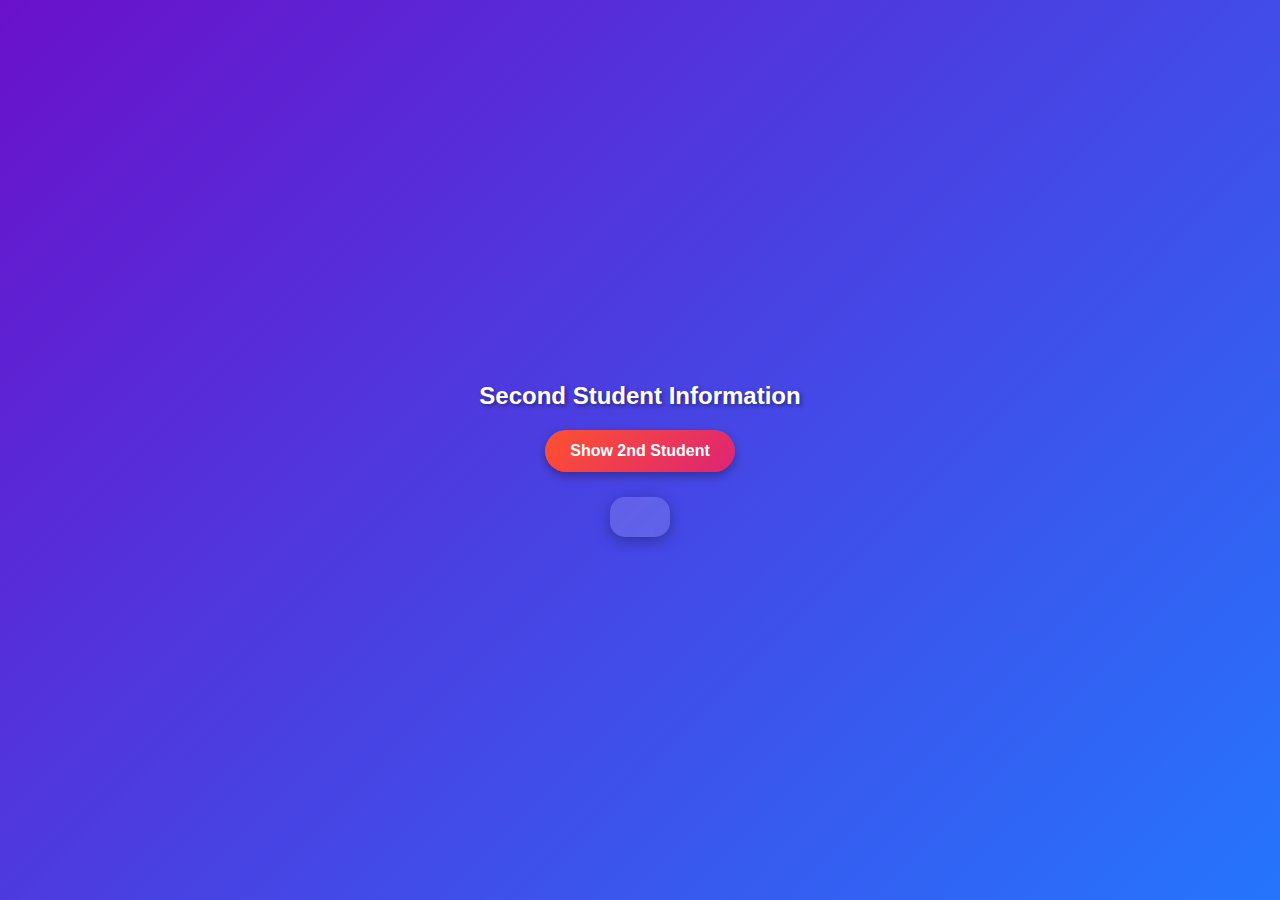
<file: Practical 5/index.html>
<!DOCTYPE html>
<html lang="en">
<head>
  <meta charset="UTF-8">
  <title>Student XML DOM Example</title>
    <link rel="stylesheet" href="style.css">
</head>
<body>
  <h2>Second Student Information</h2>
  <button onclick="showSecondStudent()">Show 2nd Student</button>
  <div id="output"></div>

  <script>
    // XML data (can also be loaded via fetch)
    const xmlString = `
      <students>
          <student>
              <id>1</id>
              <name>Arjun Mehta</name>
              <course>Computer Science</course>
              <email>arjun.mehta@example.com</email>
          </student>
          <student>
              <id>2</id>
              <name>Sneha Reddy</name>
              <course>Electronics</course>
              <email>sneha.reddy@example.com</email>
          </student>
          <student>
              <id>3</id>
              <name>Vikram Singh</name>
              <course>Mechanical</course>
              <email>vikram.singh@example.com</email>
          </student>
      </students>
    `;

    function showSecondStudent() {
      const parser = new DOMParser();
      const xmlDoc = parser.parseFromString(xmlString, "application/xml");
      const students = xmlDoc.getElementsByTagName("student");
      const secondStudent = students[1];

      const id = secondStudent.getElementsByTagName("id")[0].textContent;
      const name = secondStudent.getElementsByTagName("name")[0].textContent;
      const course = secondStudent.getElementsByTagName("course")[0].textContent;
      const email = secondStudent.getElementsByTagName("email")[0].textContent;

      document.getElementById("output").innerHTML = `
        <p><b>ID:</b> ${id}</p>
        <p><b>Name:</b> ${name}</p>
        <p><b>Course:</b> ${course}</p>
        <p><b>Email:</b> ${email}</p>
      `;
    }
  </script>
</body>
</html>
</file>
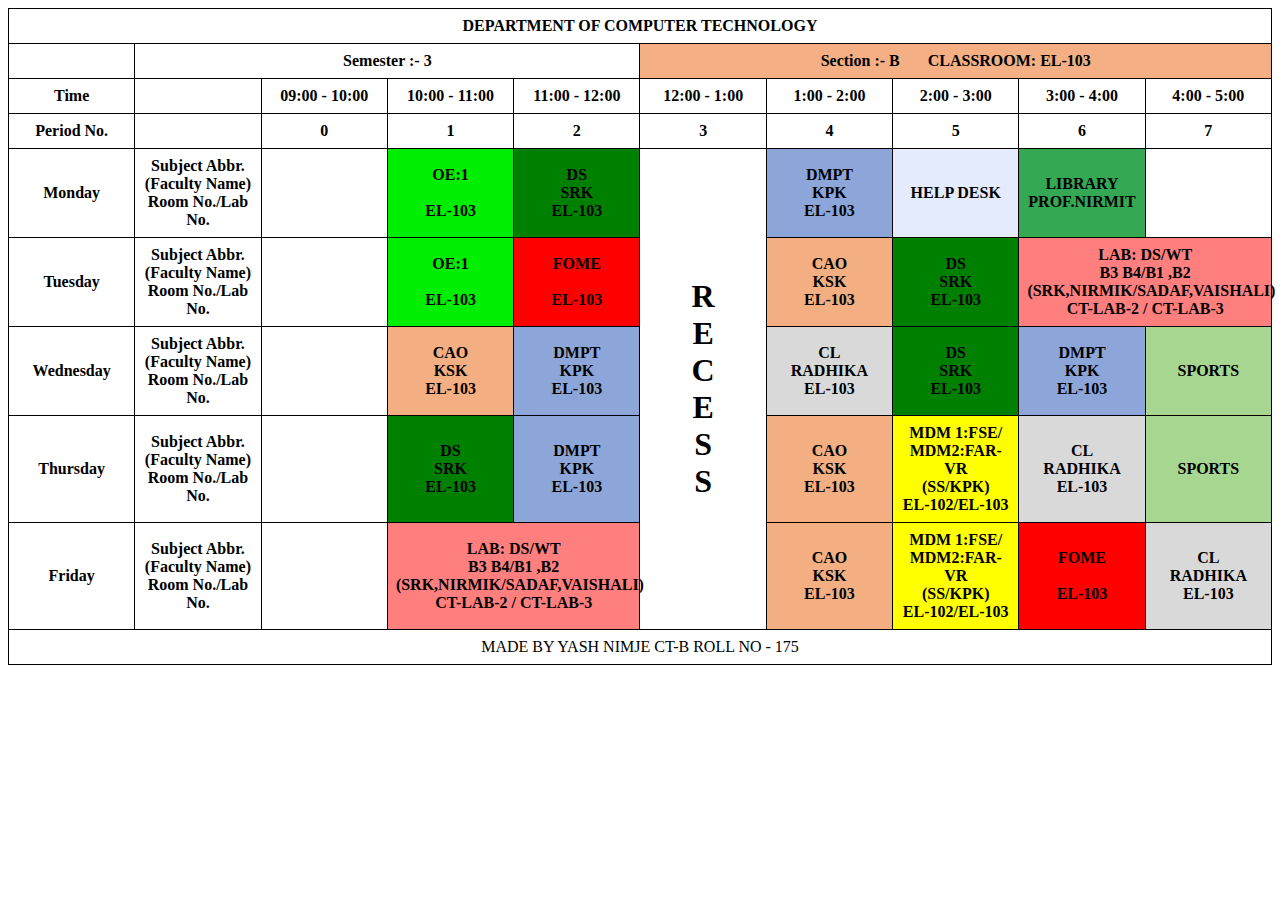
<file: TimeTableRemake.html>
<!DOCTYPE html>
<html>
  <head>
    <title>
      YESHWANTRAO CHAVAN COLLEGE OF ENGINEERING<br>SESSION 2024-25<br>Time Table
      (Term - 1) W.E.F. 3/8/2025
    </title>
    <style>
      table,
      th,
      td {
        border: 1px solid rgb(0, 0, 0);
        border-collapse: collapse;
        table-layout: fixed;
      }

      td,
      th {
        padding: 8px;
        text-align: center;
      }
    </style>
  </head>

  <body>
    <table style="width: 100%">
      <tr>
        <th colspan="10">DEPARTMENT OF COMPUTER TECHNOLOGY</th>
      </tr>
      <tr>
        <th></th>
        <td colspan="4"><b>Semester :- 3</b></td>
        <td colspan="5" bgcolor="#f4b084">
          <b>Section :- B &nbsp; &nbsp;&nbsp;&nbsp; CLASSROOM: EL-103</b>
        </td>
      </tr>
      <tr>
        <th>Time</th>
        <th></th>
        <th>09:00 - 10:00</th>
        <th>10:00 - 11:00</th>
        <th>11:00 - 12:00</th>
        <th>12:00 - 1:00</th>
        <th>1:00 - 2:00</th>
        <th>2:00 - 3:00</th>
        <th>3:00 - 4:00</th>
        <th>4:00 - 5:00</th>
      </tr>
      <tr>
        <th>Period No.</th>
        <th></th>
        <th>0</th>
        <th>1</th>
        <th>2</th>
        <th>3</th>
        <th>4</th>
        <th>5</th>
        <th>6</th>
        <th>7</th>
      </tr>
      <tr>
        <th>Monday</th>
        <th>Subject Abbr.<br />(Faculty Name)<br />Room No./Lab No.</th>
        <td></td>
        <td bgcolor="gree">
          <b>OE:1<br /><br />EL-103</b>
        </td>
        <td bgcolor="green">
          <b>DS<br />SRK<br />EL-103</b>
        </td>
        <td rowspan="5">
          <h1>R<br />E<br />C<br />E<br />S<br />S</h1>
        </td>
        <td bgcolor="#8da6d9">
          <b>DMPT<br />KPK<br />EL-103</b>
        </td>
        <td bgcolor="#e4ebfd"><b>HELP DESK</b></td>

        <td bgcolor="#34A853">
          <b>LIBRARY<br />PROF.NIRMIT</b>
        </td>
      </tr>
      <tr>
        <th>Tuesday</th>
        <th>Subject Abbr.<br />(Faculty Name)<br />Room No./Lab No.</th>
        <td></td>
        <td bgcolor="gree">
          <b>OE:1<br /><br />EL-103</b>
        </td>
        <td bgcolor="red">
          <b>FOME<br /><br />EL-103</b>
        </td>
        <td bgcolor="#f3ae82">
          <b>CAO<br />KSK<br />EL-103</b>
        </td>
        <td bgcolor="green">
          <b>DS<br />SRK<br />EL-103</b>
        </td>
        <td colspan="2" bgcolor="#ff7f7f">
          <b
            >LAB: DS/WT <br />B3 B4/B1 ,B2<br />
            (SRK,NIRMIK/SADAF,VAISHALI) CT-LAB-2 / CT-LAB-3</b
          >
        </td>
      </tr>
      <tr>
        <th>Wednesday</th>
        <th>Subject Abbr.<br />(Faculty Name)<br />Room No./Lab No.</th>
        <td></td>
        <td bgcolor="#f3ae82">
          <b>CAO<br />KSK<br />EL-103</b>
        </td>
        <td bgcolor="#8da6d9">
          <b>DMPT<br />KPK<br />EL-103</b>
        </td>
        <td bgcolor="#D9D9D9">
          <b>CL<br />RADHIKA<br />EL-103</b>
        </td>
        <td bgcolor="green">
          <b>DS<br />SRK<br />EL-103</b>
        </td>
        <td bgcolor="#8da6d9">
          <b>DMPT<br />KPK<br />EL-103</b>
        </td>
        <td bgcolor="A6D690"><b>SPORTS</b></td>
      </tr>
      <tr>
        <th>Thursday</th>
        <th>Subject Abbr.<br />(Faculty Name)<br />Room No./Lab No.</th>
        <td></td>
        <td bgcolor="green">
          <b>DS<br />SRK<br />EL-103</b>
        </td>
        <td bgcolor="#8da6d9">
          <b>DMPT<br />KPK<br />EL-103</b>
        </td>
        <td bgcolor="#f3ae82">
          <b>CAO<br />KSK<br />EL-103</b>
        </td>
        <td bgcolor="FFFF00">
          <b>MDM 1:FSE/<br />MDM2:FAR-VR<br />(SS/KPK)<br />EL-102/EL-103</b>
        </td>
        <td bgcolor="#D9D9D9">
          <b>CL<br />RADHIKA<br />EL-103</b>
        </td>
        <td bgcolor="A6D690"><b>SPORTS</b></td>
      </tr>
      <tr>
        <th>Friday</th>
        <th>Subject Abbr.<br />(Faculty Name)<br />Room No./Lab No.</th>
        <td></td>
        <td colspan="2" bgcolor="#ff7f7f">
          <b
            >LAB: DS/WT <br />B3 B4/B1 ,B2<br />
            (SRK,NIRMIK/SADAF,VAISHALI) CT-LAB-2 / CT-LAB-3</b
          >
        </td>
        <td bgcolor="#f3ae82">
          <b>CAO<br />KSK<br />EL-103</b>
        </td>
        <td bgcolor="FFFF00">
          <b>MDM 1:FSE/<br />MDM2:FAR-VR<br />(SS/KPK)<br />EL-102/EL-103</b>
        </td>
        <td bgcolor="red">
          <b>FOME<br /><br />EL-103</b>
        </td>
        <td bgcolor="#D9D9D9">
          <b>CL<br />RADHIKA<br />EL-103</b>
        </td>
      </tr>
      <tr>
        <td colspan="10">MADE BY YASH NIMJE CT-B ROLL NO - 175</td>
      </tr>
    </table>
  </body>
</html>
</file>
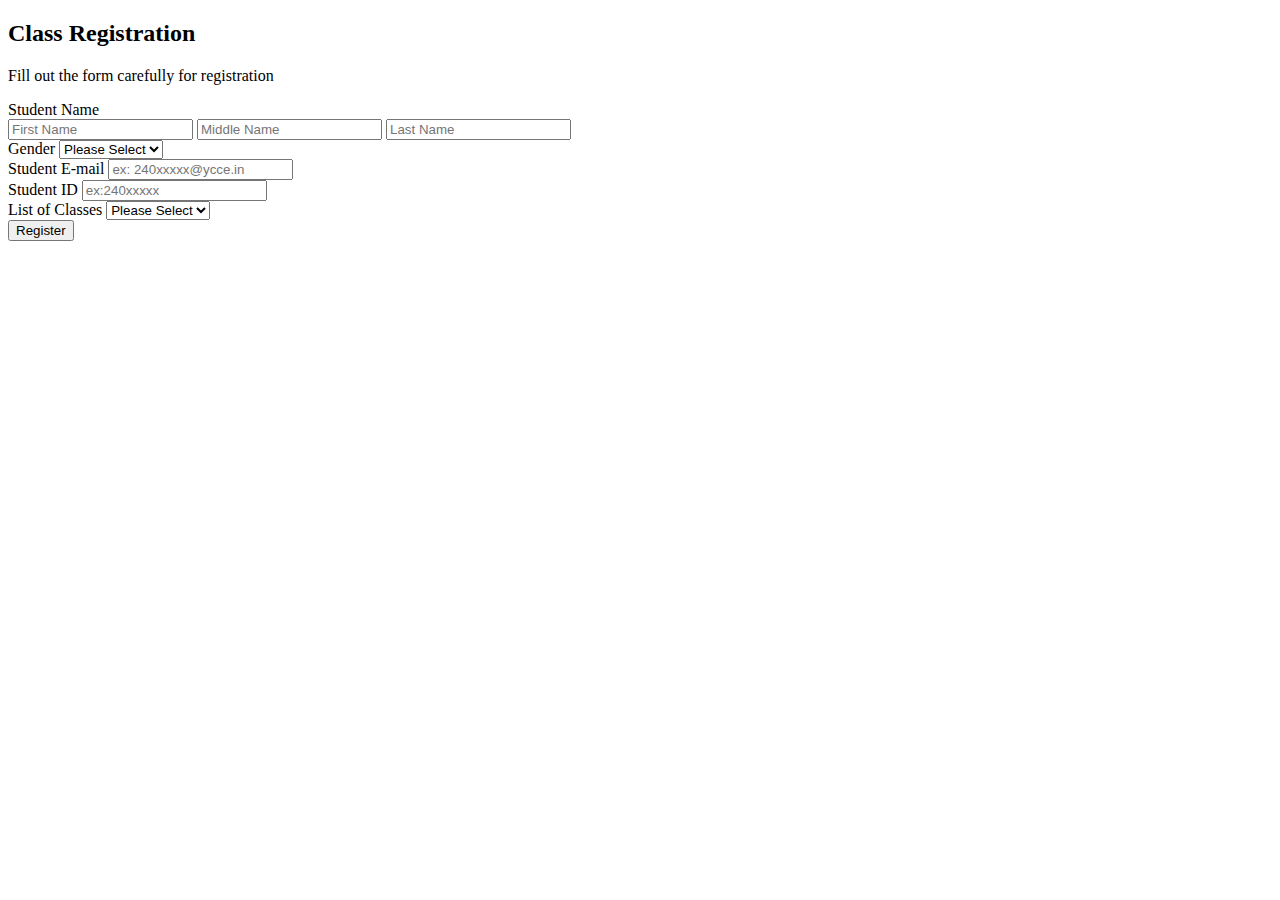
<file: practical 2/practical2.html>
<!DOCTYPE html>
<html lang="en">
<head>
  <meta charset="UTF-8">
  <meta name="viewport" content="width=device-width, initial-scale=1.0">
  <title>Class Registration</title>
</head>
<body>
  <div class="container">
    <h2>Class Registration</h2>
    <p>Fill out the form carefully for registration</p>

    <form>
      
      <div class="form-group">
        <label>Student Name</label>
        <div class="name-group">
          <input type="text" placeholder="First Name">
          <input type="text" placeholder="Middle Name">
          <input type="text" placeholder="Last Name">
        </div>
      </div>

      <div class="row">
        <div class="form-group">
          <label>Gender</label>
          <select>
            <option>Please Select</option>
            <option>Male</option>
            <option>Female</option>
            <option>Other</option>
          </select>
        </div>

        <div class="form-group">
          <label>Student E-mail</label>
          <input type="email" placeholder="ex: 240xxxxx@ycce.in">
        </div>
      </div>

      <div class="row">
        <div class="form-group">
          <label>Student ID</label>
          <input type="text" placeholder="ex:240xxxxx">
        </div>

        <div class="form-group">
          <label>List of Classes</label>
          <select>
            <option>Please Select</option>
            <option>Math</option>
            <option>Science</option>
            <option>History</option>
            <option>English</option>
          </select>
        </div>
      </div>
      <button type="submit">Register</button>
    </form>
  </div>
</body>
</html>
</file>
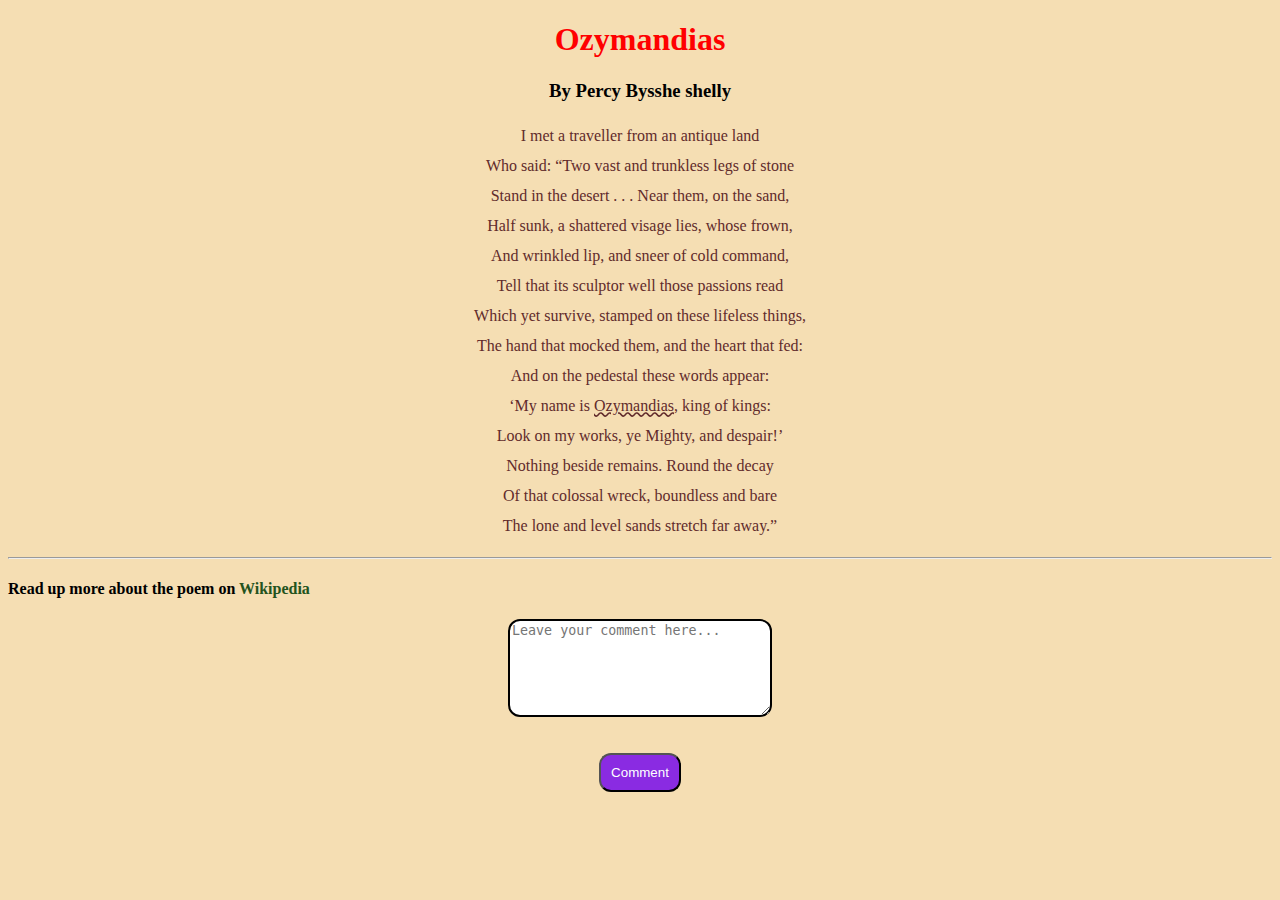
<file: Practical 3/Css_assignment.html>
<!DOCTYPE html>
<html lang="en">
  <head>
    <meta charset="UTF-8" />
    <meta name="viewport" content="width=device-width, initial-scale=1.0" />
    <title>css assignment</title>
    <link rel="stylesheet" href="style3.css" />
    <style>
      p {
        text-align: center;
        line-height: 30px;
        color: rgb(97, 43, 43);
      }
      h1 {
        text-align: center;
        font-family: Georgia;
        color: red;
      }
    </style>
  </head>
  <body style="background-color: wheat">
    <h1>Ozymandias</h1>
    <h3>By Percy Bysshe shelly</h3>
    <p>
      I met a traveller from an antique land <br />
      Who said: “Two vast and trunkless legs of stone <br />
      Stand in the desert . . . Near them, on the sand,<br />
      Half sunk, a shattered visage lies, whose frown,<br />
      And wrinkled lip, and sneer of cold command,<br />
      Tell that its sculptor well those passions read<br />
      Which yet survive, stamped on these lifeless things,<br />
      The hand that mocked them, and the heart that fed:<br />
      And on the pedestal these words appear:<br />
      ‘My name is <span>Ozymandias</span>, king of kings:<br />
      Look on my works, ye Mighty, and despair!’<br />
      Nothing beside remains. Round the decay<br />
      Of that colossal wreck, boundless and bare<br />
      The lone and level sands stretch far away.”<br />
    </p>
    <hr />
    <h4>
      Read up more about the poem on
      <a href="https://en.wikipedia.org/wiki/Ozymandias">Wikipedia</a>
    </h4>
    <div class="area">
      <textarea
        rows="6"
        cols="30"
        placeholder="Leave your comment here..."
        id="comment"
      ></textarea>
    </div>
    <br />
    <br />
    <!-- inline style -->
    <div class="commbut">
      <label for="comment"
        ><button
          type="submit"
          style="
            background-color: blueviolet;
            color: white;
            border-radius: 12px;
            padding: 10px;
            cursor: pointer;
          "
        >
          Comment
        </button></label
      >
    </div>
  </body>
</html>
</file>
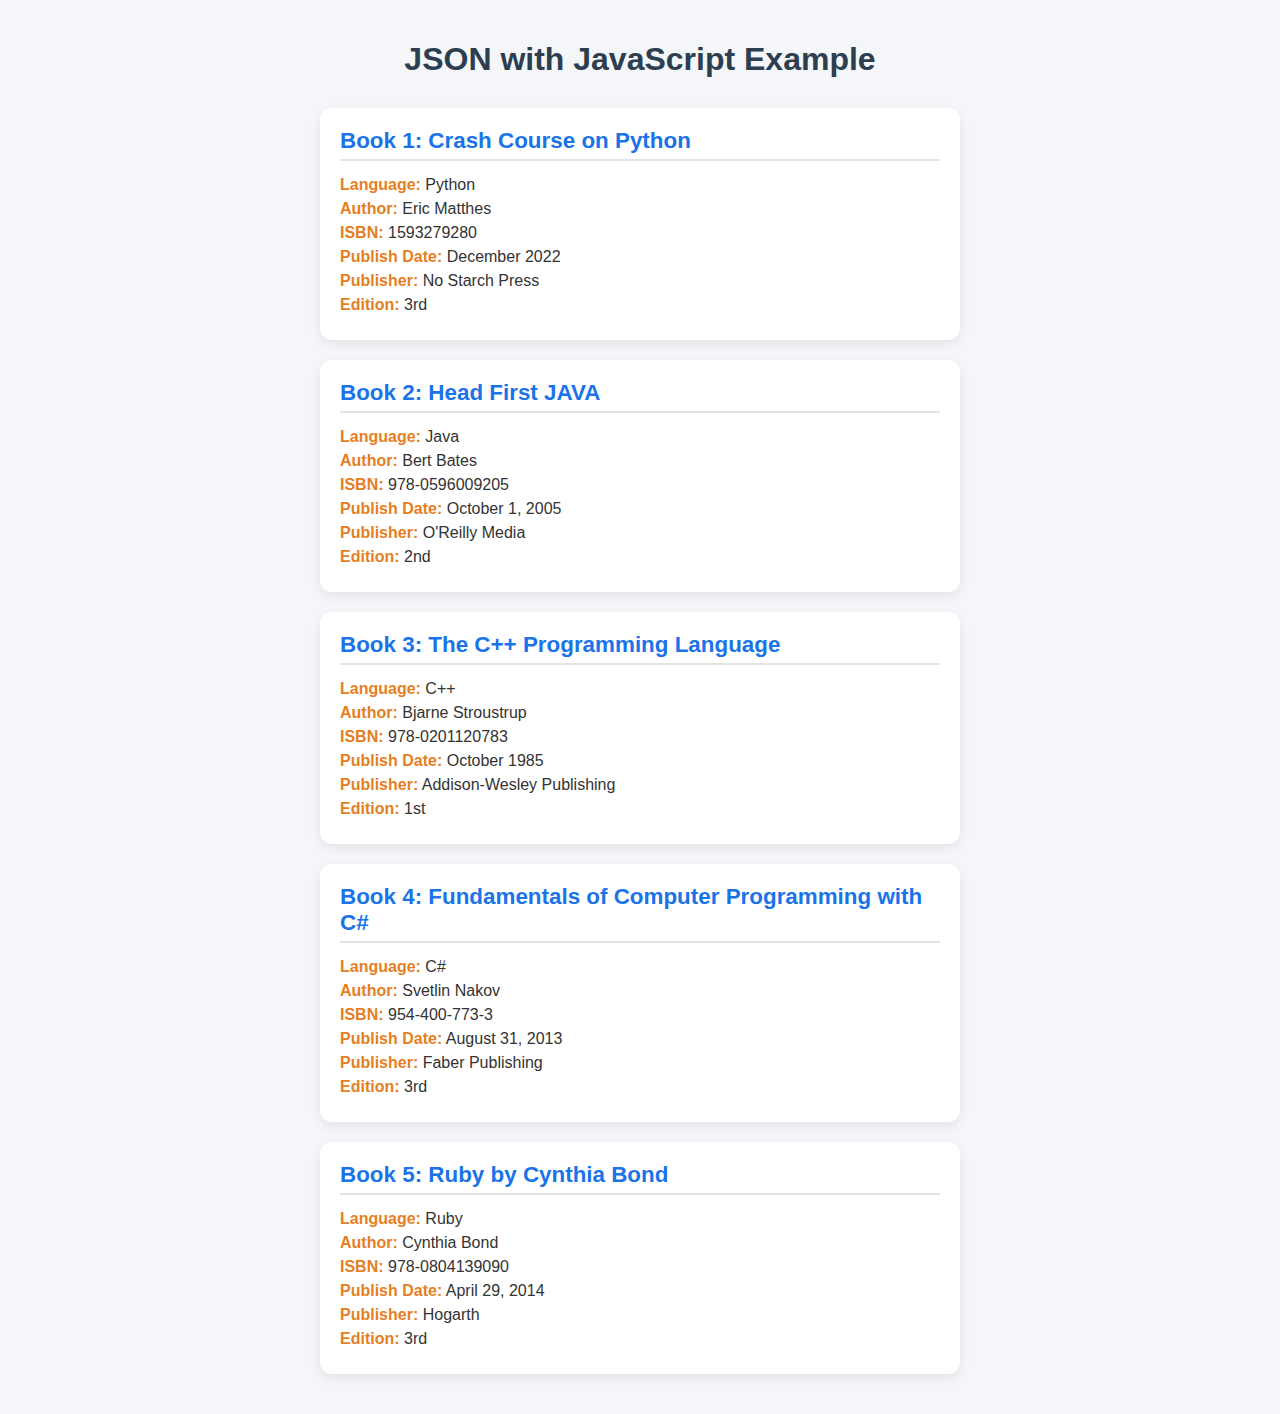
<file: Practical 4/Css_assignment.html>
<!DOCTYPE html>
<html lang="en">
  <head>
    <meta charset="UTF-8" />
    <meta name="viewport" content="width=device-width, initial-scale=1.0" />
    <title>Book Catalog</title>
    <style>
      body {
        font-family: Arial, Helvetica, sans-serif;
        background: #f4f6f9;
        margin: 0;
        padding: 20px;
        color: #333;
      }

      h1 {
        text-align: center;
        color: #2c3e50;
        margin-bottom: 30px;
      }

      .book-card {
        background: #fff;
        padding: 20px;
        border-radius: 12px;
        box-shadow: 0 4px 12px rgba(0, 0, 0, 0.08);
        margin: 20px auto;
        max-width: 600px;
        transition: transform 0.2s ease, box-shadow 0.2s ease;
      }

      .book-card:hover {
        transform: translateY(-5px);
        box-shadow: 0 6px 18px rgba(0, 0, 0, 0.12);
      }

      .book-card h2 {
        margin: 0;
        font-size: 1.4rem;
        color: #1a73e8;
        border-bottom: 2px solid #e3e3e3;
        padding-bottom: 5px;
        margin-bottom: 15px;
      }

      .book-card h3 {
        font-size: 1rem;
        margin: 6px 0;
        font-weight: normal;
      }

      .highlight {
        color: #e67e22;
        font-weight: bold;
      }
    </style>
  </head>

  <body>
    <h1>JSON with JavaScript Example</h1>
    <div id="book-container"></div>

    <script>
      var books = [
        {
          title: "Crash Course on Python",
          language: "Python",
          author: "Eric Matthes",
          ISBN: "1593279280",
          publish: "December 2022",
          pubhous: "No Starch Press",
          edi: "3rd",
        },
        {
          title: "Head First JAVA",
          language: "Java",
          author: "Bert Bates",
          ISBN: "978-0596009205",
          publish: "October 1, 2005",
          pubhous: "O'Reilly Media",
          edi: "2nd",
        },
        {
          title: "The C++ Programming Language",
          language: "C++",
          author: "Bjarne Stroustrup",
          ISBN: "978-0201120783",
          publish: "October 1985",
          pubhous: "Addison-Wesley Publishing",
          edi: "1st",
        },
        {
          title: "Fundamentals of Computer Programming with C#",
          language: "C#",
          author: "Svetlin Nakov",
          ISBN: "954-400-773-3",
          publish: "August 31, 2013",
          pubhous: "Faber Publishing",
          edi: "3rd",
        },
        {
          title: "Ruby by Cynthia Bond",
          language: "Ruby",
          author: "Cynthia Bond",
          ISBN: "978-0804139090",
          publish: "April 29, 2014",
          pubhous: "Hogarth",
          edi: "3rd",
        },
      ];

      var container = document.getElementById("book-container");

      books.forEach(function (book, index) {
        var card = `
        <div class="book-card">
          <h2>Book ${index + 1}: ${book.title}</h2>
          <h3><span class="highlight">Language:</span> ${book.language}</h3>
          <h3><span class="highlight">Author:</span> ${book.author}</h3>
          <h3><span class="highlight">ISBN:</span> ${book.ISBN}</h3>
          <h3><span class="highlight">Publish Date:</span> ${book.publish}</h3>
          <h3><span class="highlight">Publisher:</span> ${book.pubhous}</h3>
          <h3><span class="highlight">Edition:</span> ${book.edi}</h3>
        </div>
      `;
        container.innerHTML += card;
      });
    </script>
  </body>
</html>
</file>
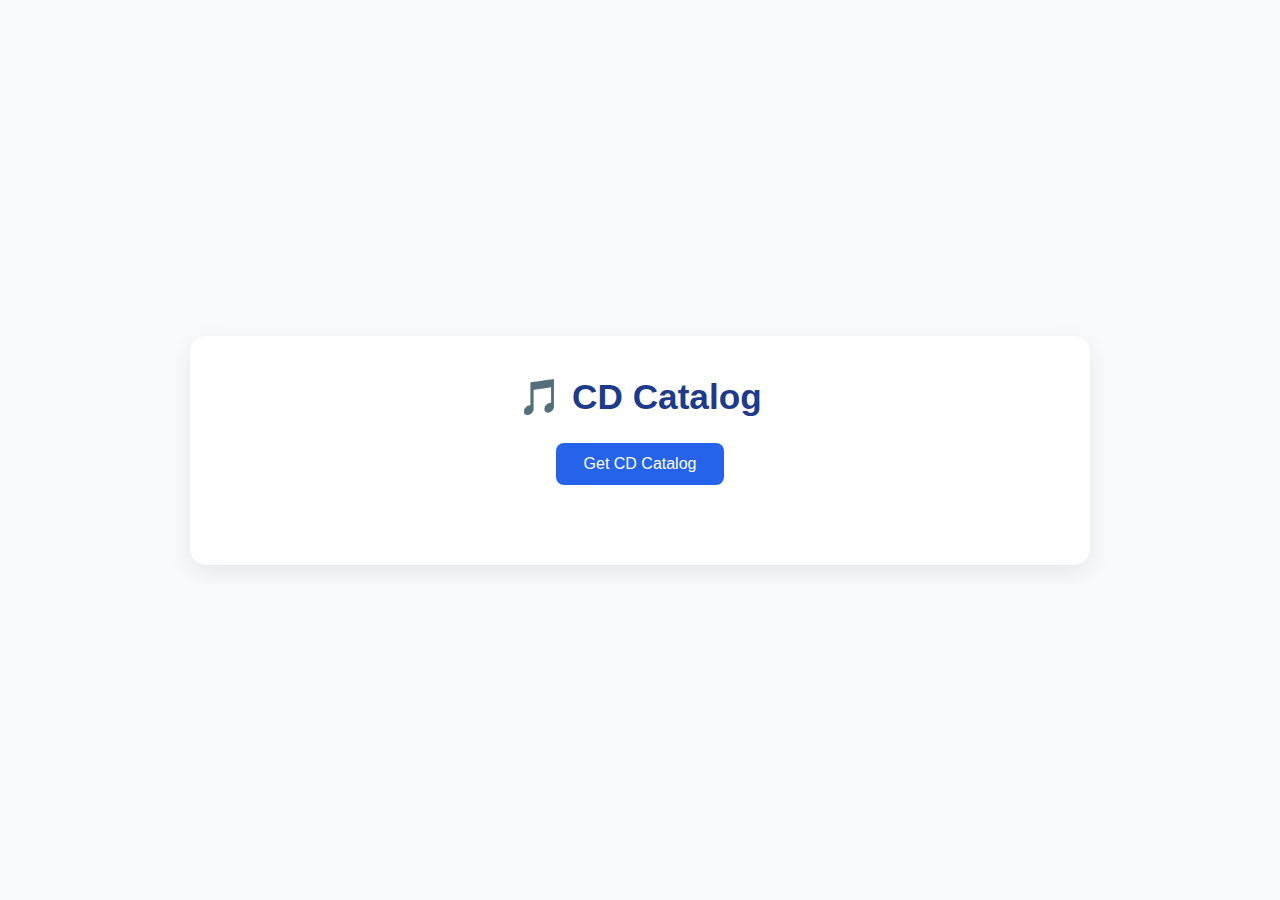
<file: Practical 6/practical6.html>
<!DOCTYPE html>
<html lang="en">
<head>
    <meta charset="UTF-8">
    <meta name="viewport" content="width=device-width, initial-scale=1.0">
    <title>CD Catalog</title>
    <link rel="stylesheet" href="practical6.css">
</head>
<body>
    <div class="container">
        <h1>🎵 CD Catalog</h1>
        <button onclick="loadXMLDoc()">Get CD Catalog</button>
        <div id="CDTable"></div>
    </div>

    <script>
        function loadXMLDoc() {
            const xhttp = new XMLHttpRequest();
            xhttp.onreadystatechange = function() {
                if (this.readyState == 4 && this.status == 200) {
                    cdDetails(this.responseXML);
                }
            };
            xhttp.open("GET", "catalog.xml", true);
            xhttp.send();
        }

        function cdDetails(xmlDoc) {
            const cds = xmlDoc.getElementsByTagName("CD");
            let table = "<table><tr><th>Title</th><th>Artist</th><th>Country</th><th>Company</th><th>Price</th><th>Year</th></tr>";

            for (let i = 0; i < cds.length; i++) {
                table += "<tr>";
                table += "<td>" + cds[i].getElementsByTagName("TITLE")[0].textContent + "</td>";
                table += "<td>" + cds[i].getElementsByTagName("ARTIST")[0].textContent + "</td>";
                table += "<td>" + cds[i].getElementsByTagName("COUNTRY")[0].textContent + "</td>";
                table += "<td>" + cds[i].getElementsByTagName("COMPANY")[0].textContent + "</td>";
                table += "<td>" + cds[i].getElementsByTagName("PRICE")[0].textContent + "</td>";
                table += "<td>" + cds[i].getElementsByTagName("YEAR")[0].textContent + "</td>";
                table += "</tr>";
            }

            table += "</table>";
            document.getElementById("CDTable").innerHTML = table;
        }
    </script>
</body>
</html>
</file>
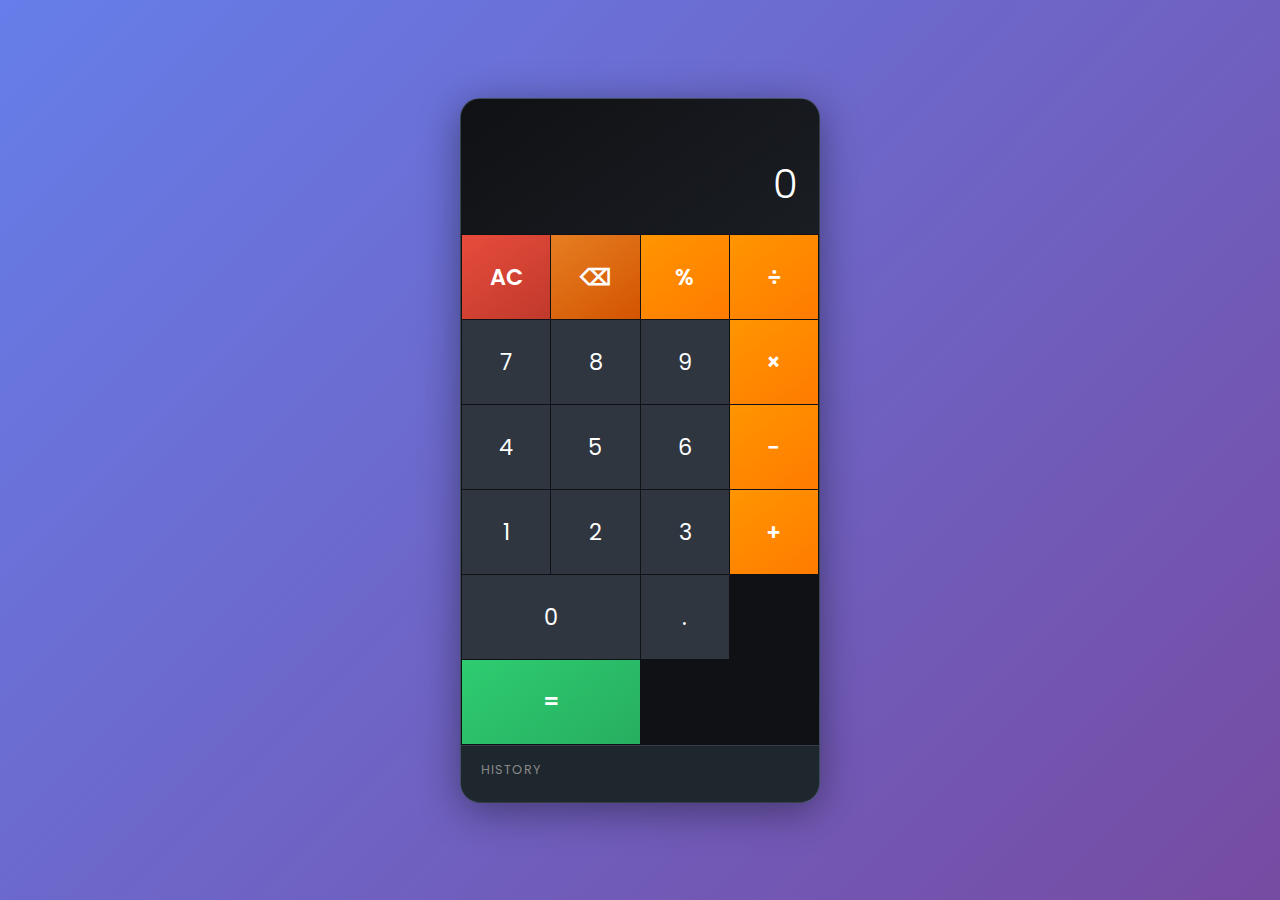
<file: Practical 7/A/practical7.html>
<!DOCTYPE html>
<html lang="en">
<head>
  <meta charset="UTF-8">
  <meta name="viewport" content="width=device-width, initial-scale=1.0">
  <title>Smart Calculator Pro</title>
  <link rel="stylesheet" href="practical7.css">
</head>
<body>

  <div class="calculator">
    <div class="display-container">
      <div class="expression" id="expression"></div>
      <div class="display" id="display">0</div>
    </div>
    <div class="buttons">
      <button class="clear" onclick="clearDisplay()">AC</button>
      <button class="delete" onclick="deleteLastChar()">⌫</button>
      <button class="operator" onclick="appendValue('%')">%</button>
      <button class="operator" onclick="appendValue('/')">÷</button>

      <button onclick="appendValue('7')">7</button>
      <button onclick="appendValue('8')">8</button>
      <button onclick="appendValue('9')">9</button>
      <button class="operator" onclick="appendValue('*')">×</button>

      <button onclick="appendValue('4')">4</button>
      <button onclick="appendValue('5')">5</button>
      <button onclick="appendValue('6')">6</button>
      <button class="operator" onclick="appendValue('-')">−</button>

      <button onclick="appendValue('1')">1</button>
      <button onclick="appendValue('2')">2</button>
      <button onclick="appendValue('3')">3</button>
      <button class="operator" onclick="appendValue('+')">+</button>

      <button class="zero" onclick="appendValue('0')">0</button>
      <button onclick="appendValue('.')">.</button>
      <button class="equal" onclick="calculateResult()">=</button>
    </div>
    <div class="history" id="history">
      <div class="history-title">History</div>
    </div>
  </div>

  <script>
    const display = document.getElementById('display');
    const expression = document.getElementById('expression');
    const historyDiv = document.getElementById('history');
    let currentValue = '';
    let previousValue = '';
    let history = [];

    function appendValue(value) {
      const lastChar = currentValue.slice(-1);
      const operators = ['+', '-', '*', '/', '%'];
      
      if (operators.includes(value) && operators.includes(lastChar)) {
        return;
      }
      
      if (value === '.' && lastChar === '.') {
        return;
      }
      
      if (value === '.') {
        const parts = currentValue.split(/[\+\-\*\/\%]/);
        const lastPart = parts[parts.length - 1];
        if (lastPart.includes('.')) {
          return;
        }
      }
      
      if (currentValue === '0' && value !== '.' && !operators.includes(value)) {
        currentValue = '';
      }
      
      currentValue += value;
      updateDisplay();
    }

    function updateDisplay() {
      if (currentValue === '') {
        display.textContent = '0';
        expression.textContent = '';
      } else {
        display.textContent = formatDisplay(currentValue);
        expression.textContent = formatDisplay(previousValue);
      }
    }

    function formatDisplay(value) {
      return value.replace(/\*/g, '×').replace(/\//g, '÷');
    }

    function clearDisplay() {
      currentValue = '';
      previousValue = '';
      updateDisplay();
    }

    function deleteLastChar() {
      currentValue = currentValue.slice(0, -1);
      updateDisplay();
    }

    function calculateResult() {
      if (currentValue === '') return;
      
      try {
        previousValue = currentValue;
        
        const result = evaluateExpression(currentValue);
        
        if (isNaN(result) || !isFinite(result)) {
          showError();
          return;
        }
        
        const roundedResult = Math.round(result * 100000000) / 100000000;
        
        addToHistory(previousValue, roundedResult);
        
        currentValue = roundedResult.toString();
        updateDisplay();
        
      } catch (error) {
        showError();
      }
    }

    function evaluateExpression(expr) {
      expr = expr.replace(/×/g, '*').replace(/÷/g, '/');
      
      expr = expr.replace(/[^0-9+\-*/.%()]/g, '');
      
      return Function('"use strict"; return (' + expr + ')')();
    }

    function showError() {
      display.textContent = 'Error';
      display.classList.add('error', 'shake');
      setTimeout(() => {
        display.classList.remove('error', 'shake');
        clearDisplay();
      }, 1500);
    }

    function addToHistory(expr, result) {
      history.unshift({ expr, result });
      if (history.length > 5) history.pop();
      
      renderHistory();
    }

    function renderHistory() {
      const historyItems = history.map(item => 
        `<div class="history-item">
          <span>${formatDisplay(item.expr)}</span>
          <span>= ${item.result}</span>
        </div>`
      ).join('');
      
      historyDiv.innerHTML = `
        <div class="history-title">History</div>
        ${historyItems}
      `;
    }

    document.addEventListener('keydown', (e) => {
      if (e.key >= '0' && e.key <= '9') {
        appendValue(e.key);
      } else if (e.key === '.') {
        appendValue('.');
      } else if (e.key === '+' || e.key === '-' || e.key === '*' || e.key === '/') {
        appendValue(e.key);
      } else if (e.key === '%') {
        appendValue('%');
      } else if (e.key === 'Enter' || e.key === '=') {
        e.preventDefault();
        calculateResult();
      } else if (e.key === 'Escape' || e.key === 'c' || e.key === 'C') {
        clearDisplay();
      } else if (e.key === 'Backspace') {
        e.preventDefault();
        deleteLastChar();
      }
    });

    updateDisplay();
  </script>

</body>
</html>
</file>
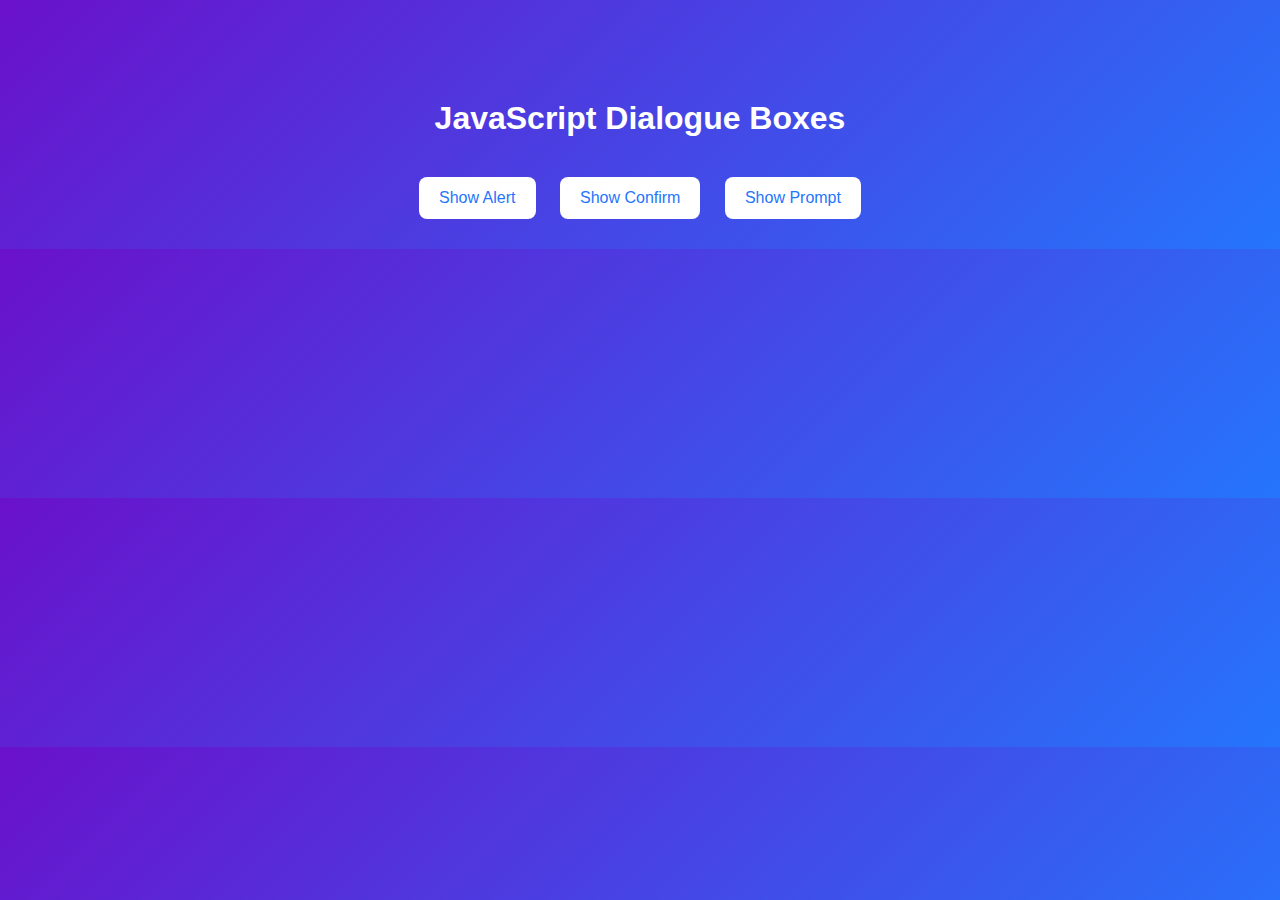
<file: Practical 7/B/practical7.html>
<!DOCTYPE html>
<html lang="en">
<head>
  <meta charset="UTF-8">
  <meta name="viewport" content="width=device-width, initial-scale=1.0">
  <title>Dialogue Boxes Example</title>
  <link rel="stylesheet" href="practical7.css">
</head>
<body>

  <h1>JavaScript Dialogue Boxes</h1>

  <button onclick="showAlert()">Show Alert</button>
  <button onclick="showConfirm()">Show Confirm</button>
  <button onclick="showPrompt()">Show Prompt</button>

  <p id="result"></p>

  <script>
    function showAlert() {
      alert("Hello! This is an Alert Box ");
    }

    function showConfirm() {
      let choice = confirm("Do you want to continue?");
      if (choice) {
        document.getElementById("result").innerText = "You pressed OK ";
      } else {
        document.getElementById("result").innerText = "You pressed Cancel";
      }
    }

    function showPrompt() {
      let name = prompt("What is your name?");
      if (name) {
        document.getElementById("result").innerText = "Hello, " + name + "!";
      } else {
        document.getElementById("result").innerText = "You didn’t enter a name.";
      }
    }
  </script>

</body>
</html>
</file>
<file: Practical 5/style.css>
body {
  margin: 0;
  font-family: "Segoe UI", Tahoma, Geneva, Verdana, sans-serif;
  background: linear-gradient(135deg, #6a11cb, #2575fc);
  color: #fff;
  min-height: 100vh;
  display: flex;
  flex-direction: column;
  align-items: center;
  justify-content: center;
}

h2 {
  margin-bottom: 20px;
  text-shadow: 2px 2px 4px rgba(0, 0, 0, 0.4);
}

/* Button Styling */
button {
  background: linear-gradient(135deg, #ff512f, #dd2476);
  border: none;
  padding: 12px 25px;
  border-radius: 30px;
  color: #fff;
  font-size: 16px;
  font-weight: bold;
  cursor: pointer;
  box-shadow: 0 4px 10px rgba(0, 0, 0, 0.3);
  transition: transform 0.2s, box-shadow 0.2s;
}

button:hover {
  transform: scale(1.05);
  box-shadow: 0 6px 15px rgba(0, 0, 0, 0.4);
}

/* Output Card */
#output {
  margin-top: 25px;
  background: rgba(255, 255, 255, 0.15);
  backdrop-filter: blur(8px);
  padding: 20px 30px;
  border-radius: 15px;
  box-shadow: 0 4px 15px rgba(0, 0, 0, 0.3);
  max-width: 350px;
  text-align: left;
  animation: fadeIn 0.5s ease-in-out;
}

#output p {
  margin: 10px 0;
  font-size: 16px;
  color: #fff;
}

#output b {
  color: #ffe082;
}

/* Fade-in animation */
@keyframes fadeIn {
  from {
    opacity: 0;
    transform: translateY(10px);
  }
  to {
    opacity: 1;
    transform: translateY(0);
  }
}
</file>
<file: Practical 3/style3.css>
h3{
    text-align: center;
    font-family: Georgia;
    color: rgb(0, 0, 0);
}
a{
    text-decoration: none;
    color: #23531d;
}
button{
    background-color: white;
    color: blueviolet;
}
span{
    text-decoration: underline wavy ;
}
.area{
    display: flex;
    justify-content: center;
}
.area textarea{
    border: 2px solid black;
    border-radius: 12px;
}
.commbut{
    display: flex;
    justify-content: center;
}
</file>
<file: Practical 6/practical6.css>
* {
    margin: 0;
    padding: 0;
    box-sizing: border-box;
    font-family: "Inter", sans-serif;
}

body {
    background-color: #f8fafc;
    display: flex;
    align-items: center;
    justify-content: center;
    min-height: 100vh;
    color: #1e293b;
}

.container {
    background-color: #ffffff;
    width: 90%;
    max-width: 900px;
    padding: 40px 50px;
    border-radius: 16px;
    box-shadow: 0 8px 25px rgba(0, 0, 0, 0.08);
    text-align: center;
}

h1 {
    font-size: 2.2rem;
    font-weight: 700;
    color: #1e3a8a;
    margin-bottom: 25px;
}

button {
    background-color: #2563eb;
    color: #fff;
    border: none;
    padding: 12px 28px;
    border-radius: 8px;
    font-size: 1rem;
    font-weight: 500;
    cursor: pointer;
    transition: all 0.3s ease;
}

button:hover {
    background-color: #1d4ed8;
    transform: translateY(-2px);
    box-shadow: 0 4px 10px rgba(37, 99, 235, 0.25);
}

#CDTable {
    margin-top: 40px;
    display: flex;
    justify-content: center;
}

table {
    border-collapse: collapse;
    width: 100%;
    max-width: 800px;
    background-color: #fff;
    border-radius: 12px;
    overflow: hidden;
    box-shadow: 0 4px 15px rgba(0, 0, 0, 0.05);
}

th, td {
    padding: 14px 18px;
    text-align: center;
}

th {
    background-color: #2563eb;
    color: white;
    font-size: 0.95rem;
    letter-spacing: 0.4px;
}

td {
    border-bottom: 1px solid #e5e7eb;
    color: #334155;
}

tr:nth-child(even) td {
    background-color: #f9fafb;
}

/* ===== Hover Effect ===== */
tr:hover td {
    background-color: #eff6ff;
    transition: background 0.3s ease;
}

@media (max-width: 700px) {
    .container {
        padding: 25px;
    }

    h1 {
        font-size: 1.8rem;
    }

    button {
        width: 100%;
        margin-bottom: 15px;
    }

    table {
        font-size: 0.9rem;
    }

    th, td {
        padding: 10px;
    }
}
</file>
<file: Practical 7/A/practical7.css>
@import url('https://fonts.googleapis.com/css2?family=Poppins:wght@300;400;600&display=swap');

    * {
      box-sizing: border-box;
      font-family: 'Poppins', sans-serif;
    }

    body {
      display: flex;
      justify-content: center;
      align-items: center;
      min-height: 100vh;
      background: linear-gradient(135deg, #667eea 0%, #764ba2 100%);
      margin: 0;
      padding: 20px;
    }

    .calculator {
      width: 360px;
      background: linear-gradient(145deg, #1e272e, #2c3e50);
      border-radius: 20px;
      box-shadow: 0px 8px 40px rgba(0, 0, 0, 0.4);
      overflow: hidden;
      border: 1px solid rgba(255, 255, 255, 0.1);
    }

    .display-container {
      background: linear-gradient(145deg, #0f1114, #1a1d23);
      padding: 20px;
      min-height: 120px;
    }

    .expression {
      color: #888;
      font-size: 1rem;
      min-height: 25px;
      text-align: right;
      margin-bottom: 10px;
      word-wrap: break-word;
    }

    .display {
      color: white;
      font-size: 2.5rem;
      text-align: right;
      font-weight: 300;
      letter-spacing: 1px;
      word-wrap: break-word;
      overflow-wrap: break-word;
      min-height: 45px;
    }

    .buttons {
      display: grid;
      grid-template-columns: repeat(4, 1fr);
      gap: 1px;
      background: #0f1114;
      padding: 1px;
    }

    button {
      font-size: 1.4rem;
      padding: 25px;
      border: none;
      outline: none;
      background: #2f3640;
      color: white;
      cursor: pointer;
      transition: all 0.15s ease;
      font-weight: 400;
    }

    button:hover {
      background: #3d4654;
      transform: scale(0.98);
    }

    button:active {
      transform: scale(0.95);
    }

    .operator {
      background: linear-gradient(145deg, #ff9500, #ff7b00);
      font-weight: 600;
    }

    .operator:hover {
      background: linear-gradient(145deg, #ffa733, #ff9500);
    }

    .equal {
      background: linear-gradient(145deg, #2ecc71, #27ae60);
      grid-column: span 2;
      font-weight: 600;
    }

    .equal:hover {
      background: linear-gradient(145deg, #34e07e, #2ecc71);
    }

    .clear {
      background: linear-gradient(145deg, #e74c3c, #c0392b);
      font-weight: 600;
    }

    .clear:hover {
      background: linear-gradient(145deg, #ff6b5a, #e74c3c);
    }

    .delete {
      background: linear-gradient(145deg, #e67e22, #d35400);
      font-weight: 600;
    }

    .delete:hover {
      background: linear-gradient(145deg, #f39c12, #e67e22);
    }

    .zero {
      grid-column: span 2;
    }

    .history {
      background: #1e272e;
      padding: 15px 20px;
      max-height: 150px;
      overflow-y: auto;
      border-top: 1px solid rgba(255, 255, 255, 0.1);
    }

    .history-title {
      color: #888;
      font-size: 0.8rem;
      margin-bottom: 8px;
      text-transform: uppercase;
      letter-spacing: 1px;
    }

    .history-item {
      color: #bbb;
      font-size: 0.9rem;
      padding: 5px 0;
      display: flex;
      justify-content: space-between;
      border-bottom: 1px solid rgba(255, 255, 255, 0.05);
    }

    .history::-webkit-scrollbar {
      width: 5px;
    }

    .history::-webkit-scrollbar-track {
      background: #0f1114;
    }

    .history::-webkit-scrollbar-thumb {
      background: #888;
      border-radius: 5px;
    }

    .error {
      color: #e74c3c;
    }

    @keyframes shake {
      0%, 100% { transform: translateX(0); }
      25% { transform: translateX(-5px); }
      75% { transform: translateX(5px); }
    }

    .shake {
      animation: shake 0.3s ease;
    }

    @media (max-width: 400px) {
      .calculator {
        width: 100%;
        max-width: 360px;
      }
      
      button {
        padding: 20px;
        font-size: 1.2rem;
      }
      
      .display {
        font-size: 2rem;
      }
    }
</file>
<file: Practical 7/B/practical7.css>
body {
      font-family: 'Poppins', sans-serif;
      text-align: center;
      margin-top: 100px;
      background: linear-gradient(135deg, #6a11cb, #2575fc);
      color: white;
    }

    h1 {
      margin-bottom: 30px;
    }

    button {
      background: white;
      color: #2575fc;
      border: none;
      padding: 12px 20px;
      margin: 10px;
      border-radius: 8px;
      font-size: 16px;
      cursor: pointer;
      transition: 0.3s;
    }

    button:hover {
      background: #2575fc;
      color: white;
    }

    p {
      margin-top: 20px;
      font-size: 18px;
    }
</file>
